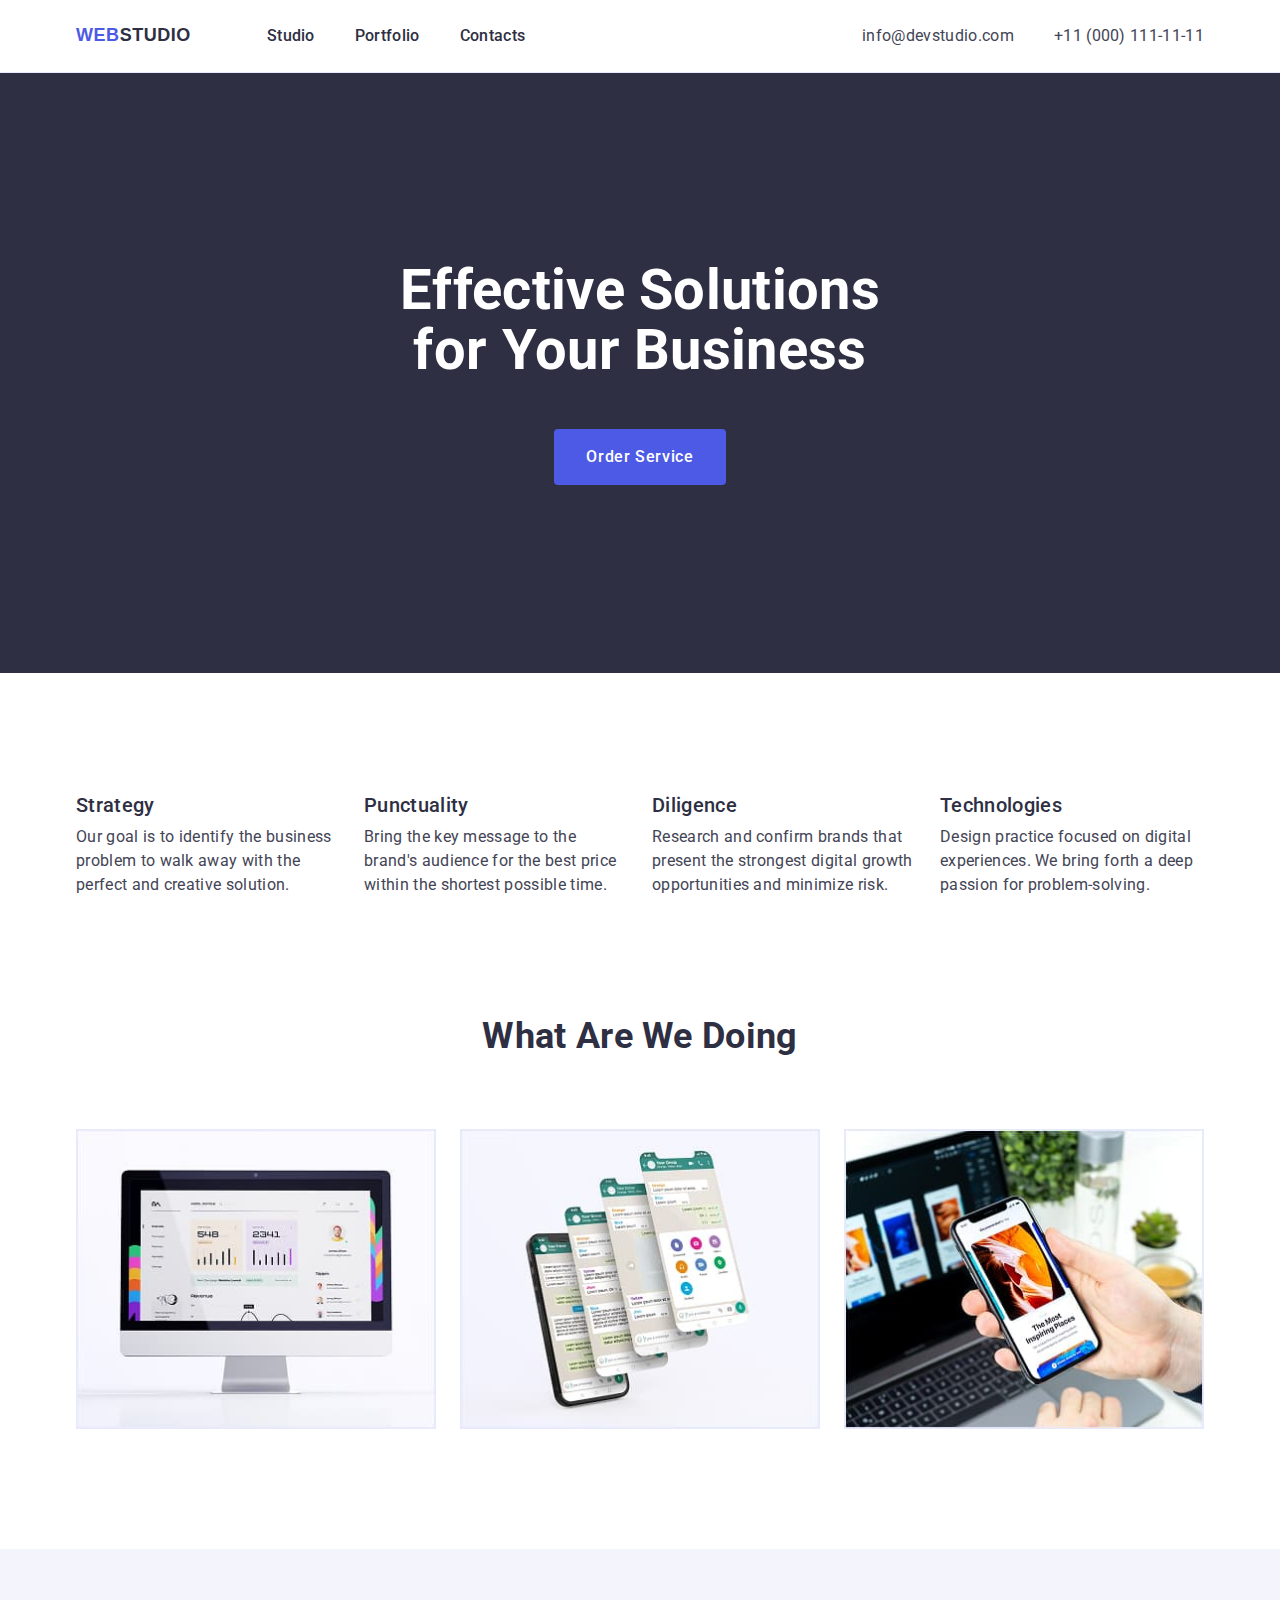
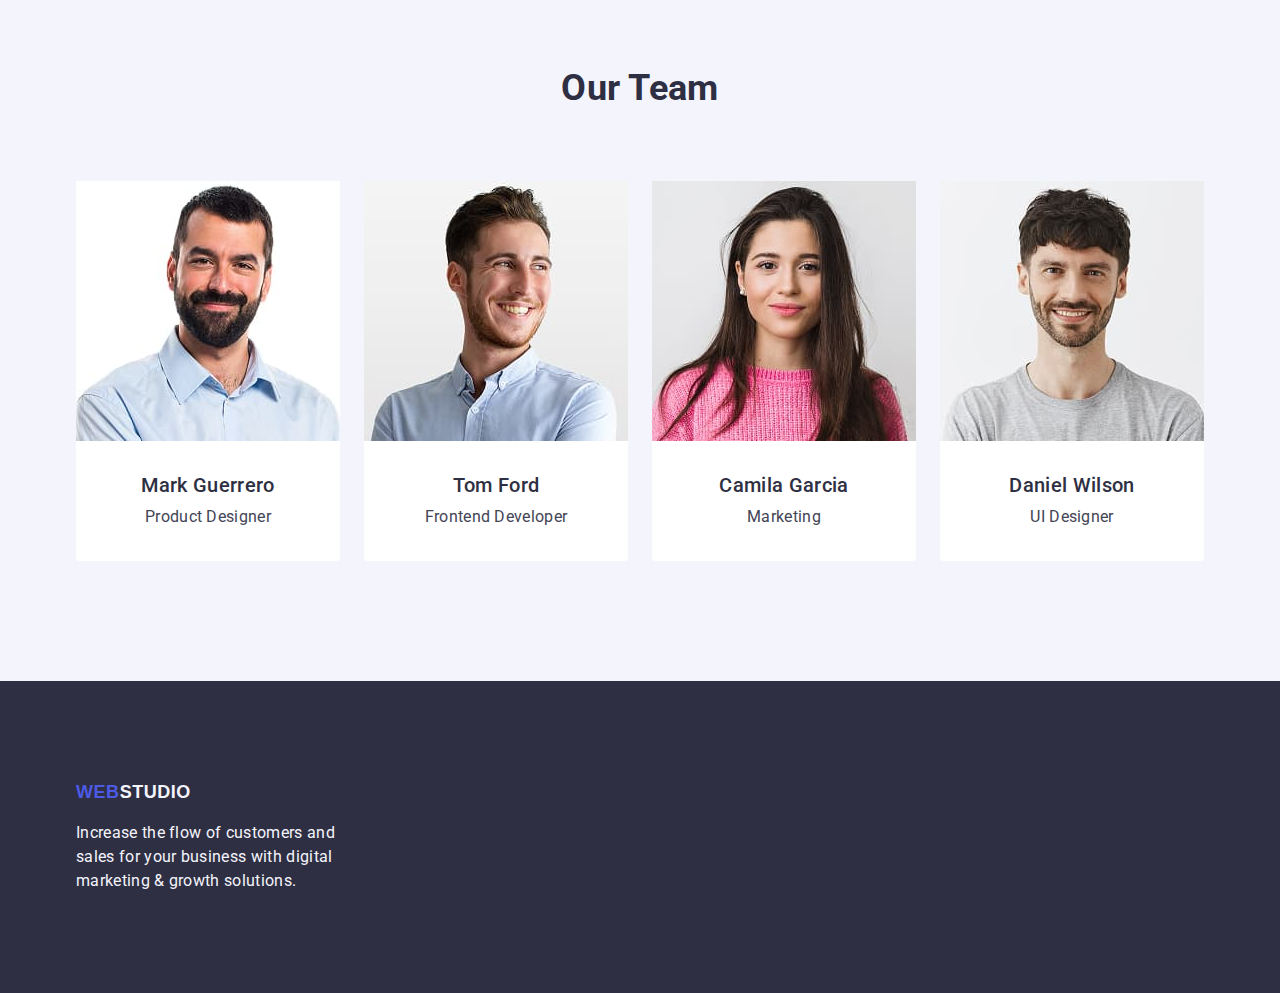
<file: index.html>
<!DOCTYPE html>
<html lang="en">
  <head>
    <meta charset="UTF-8" />
    <meta http-equiv="X-UA-Compatible" content="IE=edge" />
    <meta name="viewport" content="width=device-width, initial-scale=1.0" />
    <title>WebStudio</title>
    <!-- Fonts -->
    <link rel="preconnect" href="https://fonts.googleapis.com" />
    <link rel="preconnect" href="https://fonts.gstatic.com" crossorigin />
    <link
      href="https://fonts.googleapis.com/css2?family=Raleway:ital,wght@0,800;1,800&family=Roboto:ital,wght@0,100..900;1,100..900&display=swap"
      rel="stylesheet"
    />
    <!-- Normalize -->
    <link
      rel="stylesheet"
      href="https://cdn.jsdelivr.net/npm/modern-normalize@3.0.1/modern-normalize.min.css"
    />
    <!-- Custom styles -->
    <link rel="stylesheet" href="./css/styles.css" />
  </head>

  <body class="page">
    <!-- Header section -->
    <header class="header">
      <div class="header-container container">
        <nav class="header-nav">
          <a href="./index.html" class="logo">
            WEB<span class="logo-dark-part">STUDIO</span>
          </a>
          <ul class="header-list">
            <li class="header-item">
              <a href="./index.html" class="header-link">Studio</a>
            </li>
            <li class="header-item">
              <a href="./portfolio.html" class="header-link">Portfolio</a>
            </li>
            <li class="header-item">
              <a href="" class="header-link">Contacts</a>
            </li>
          </ul>
        </nav>
        <address class="header-contacts">
          <ul class="header-contacts-item">
            <li>
              <a href="mailto=info@devstudio.com" class="header-contacts-link"
                >info@devstudio.com</a
              >
            </li>
            <li>
              <a href="tel:+110001111111" class="header-contacts-link"
                >+11 (000) 111-11-11</a
              >
            </li>
          </ul>
        </address>
      </div>
    </header>
    <!-- Main block -->
    <main class="main">
      <!-- Hero section -->
      <section class="section hero">
        <div class="container">
          <h1 class="hero-title">Effective Solutions for Your Business</h1>
          <button type="button" class="hero-button">Order Service</button>
        </div>
      </section>

      <!-- Our advantages -->
      <section class="section advantages">
        <div class="container">
          <h2 hidden class="hidden-element">Our advantages</h2>
          <ul class="advantages-list">
            <li class="advantages-cards">
              <h3 class="subtitle">Strategy</h3>
              <p class="advantages-description">
                Our goal is to identify the business problem to walk away with
                the perfect and creative solution.
              </p>
            </li>
            <li class="advantages-cards">
              <h3 class="subtitle">Punctuality</h3>
              <p class="advantages-description">
                Bring the key message to the brand's audience for the best price
                within the shortest possible time.
              </p>
            </li>
            <li class="advantages-cards">
              <h3 class="subtitle">Diligence</h3>
              <p class="advantages-description">
                Research and confirm brands that present the strongest digital
                growth opportunities and minimize risk.
              </p>
            </li>
            <li class="advantages-cards">
              <h3 class="subtitle">Technologies</h3>
              <p class="advantages-description">
                Design practice focused on digital experiences. We bring forth a
                deep passion for problem-solving.
              </p>
            </li>
          </ul>
        </div>
      </section>

      <!-- What are we doing -->
      <section class="section what-are">
        <div class="container">
          <h2 class="title">What are we doing</h2>
          <ul class="what-list">
            <li class="what-card">
              <img
                class="what-img"
                src="./images/main_what_are_we/img01.jpg"
                alt="Computer"
                height="300"
                width="360"
              />
            </li>
            <li class="what-card">
              <img
                class="what-img"
                src="./images/main_what_are_we/img02.jpg"
                alt="Screens"
                height="300"
                width="360"
              />
            </li>
            <li class="what-card">
              <img
                class="what-img"
                src="./images/main_what_are_we/img03.jpg"
                alt="phone in hand"
                height="300"
                width="360"
              />
            </li>
          </ul>
        </div>
      </section>

      <!-- Our Team -->
      <section class="section team">
        <div class="container">
          <h2 class="title">Our Team</h2>
          <ul class="team-list">
            <li class="team-card">
              <img
                class="team-img"
                src="./images/main_our_team/img01.jpg"
                alt="Mark Guerrero"
                height="260"
                width="264"
              />
              <div class="team-names-container">
                <h3 class="subtitle">Mark Guerrero</h3>
                <p class="team-description">Product Designer</p>
              </div>
            </li>
            <li class="team-card">
              <img
                class="team-img"
                src="./images/main_our_team/img02.jpg"
                alt="Tom Ford"
                height="260"
                width="264"
              />
              <div class="team-names-container">
                <h3 class="subtitle">Tom Ford</h3>
                <p class="team-description">Frontend Developer</p>
              </div>
            </li>
            <li class="team-card">
              <img
                class="team-img"
                src="./images/main_our_team/img03.jpg"
                alt="Camila Garcia"
                height="260"
                width="264"
              />
              <div class="team-names-container">
                <h3 class="subtitle">Camila Garcia</h3>
                <p class="team-description">Marketing</p>
              </div>
            </li>
            <li class="team-card">
              <img
                class="team-img"
                src="./images/main_our_team/img04.jpg"
                alt="Daniel Wilson"
                height="260"
                width="264"
              />
              <div class="team-names-container">
                <h3 class="subtitle">Daniel Wilson</h3>
                <p class="team-description">UI Designer</p>
              </div>
            </li>
          </ul>
        </div>
      </section>
    </main>

    <!-- Footer section -->
    <footer class="footer">
      <div class="container">
        <a href="./index.html" class="logo">
          WEB<span class="logo-light-part">STUDIO</span>
        </a>
        <p class="footer-text">
          Increase the flow of customers and sales for your business with
          digital marketing & growth solutions.
        </p>
      </div>
    </footer>
  </body>
</html>
</file>
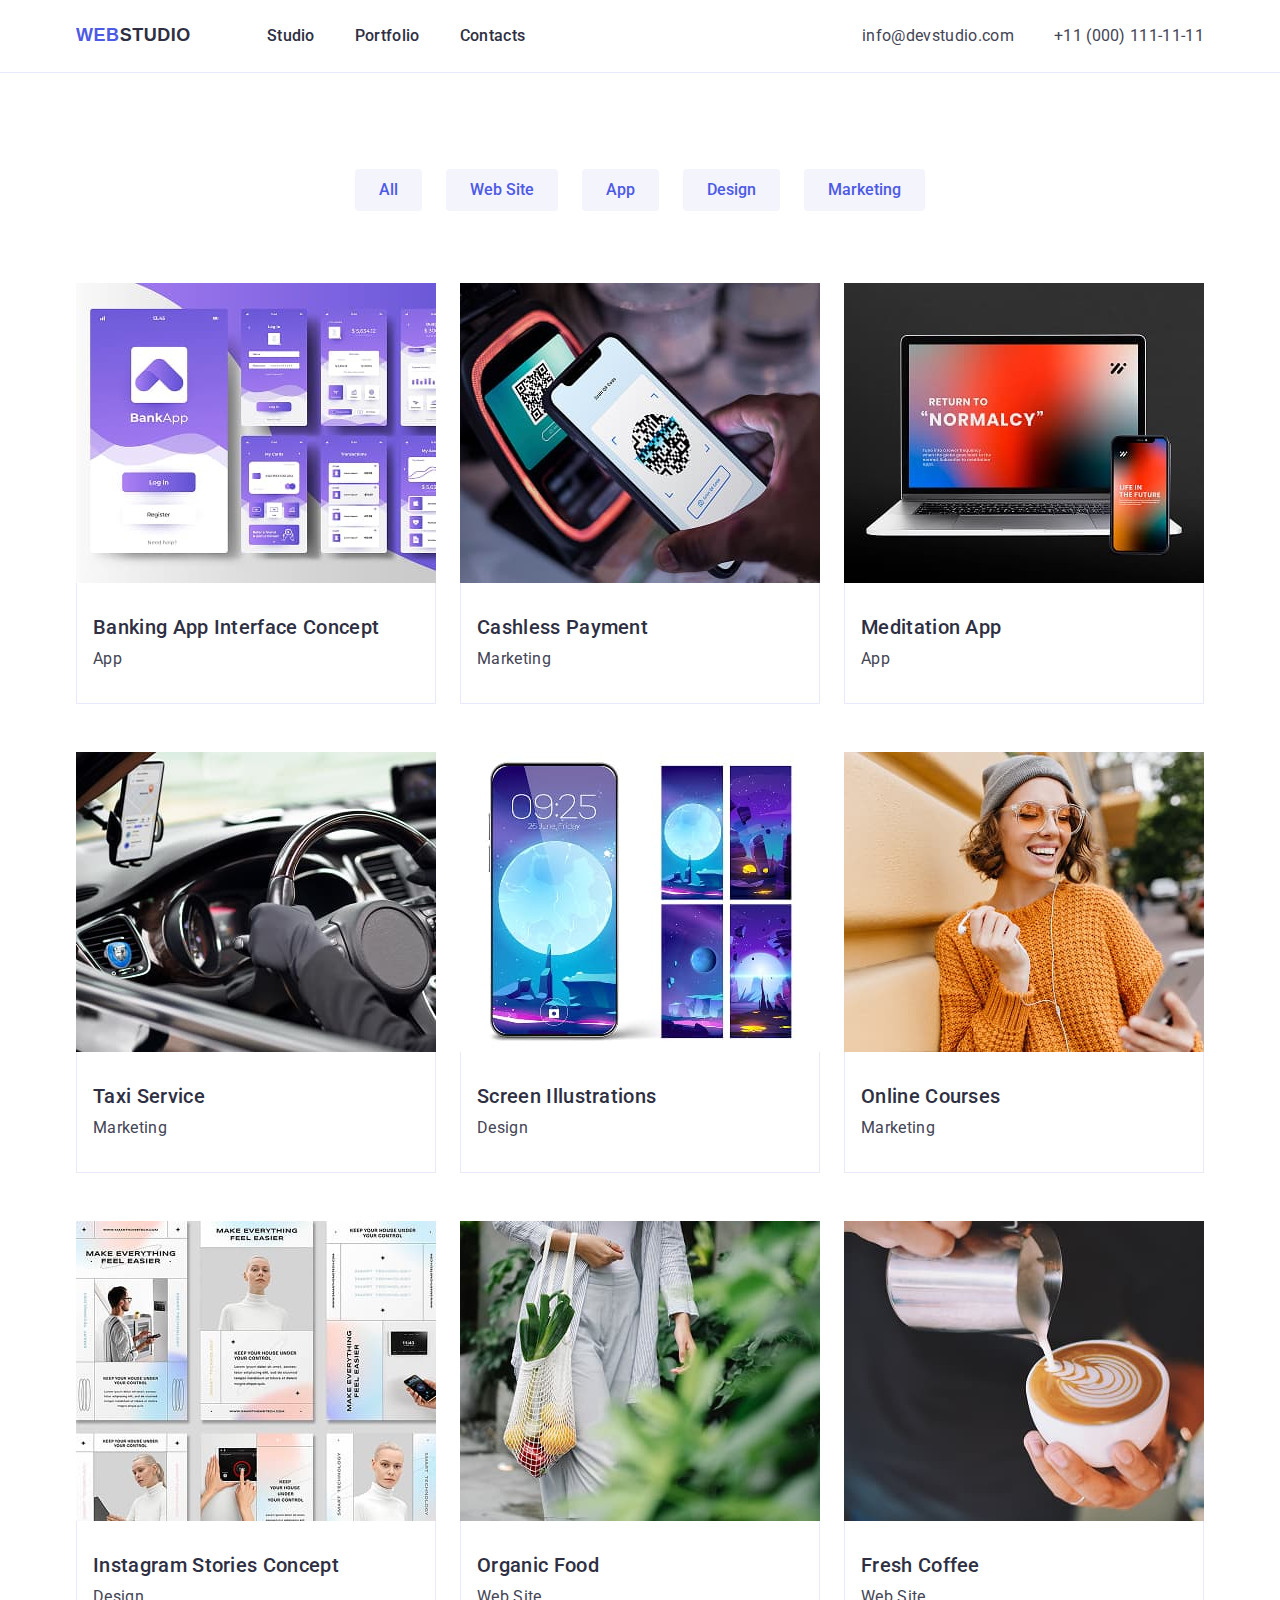
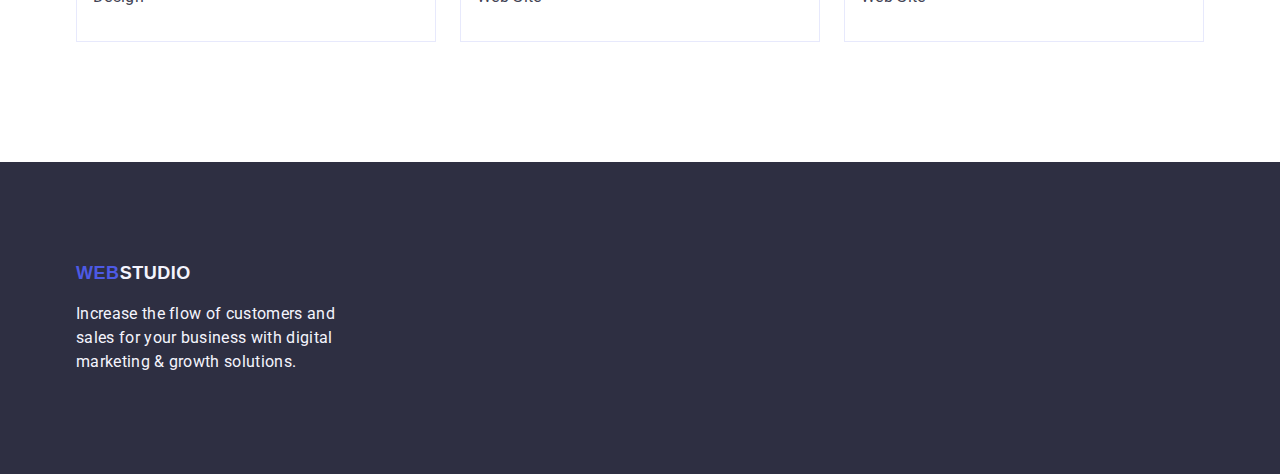
<file: portfolio.html>
<!DOCTYPE html>
<html lang="en">
  <head>
    <meta charset="UTF-8" />
    <meta name="viewport" content="width=device-width, initial-scale=1.0" />
    <title>Portfolio-WebStudio</title>
    <!-- Fonts -->
    <link rel="preconnect" href="https://fonts.googleapis.com" />
    <link rel="preconnect" href="https://fonts.gstatic.com" crossorigin />
    <link
      href="https://fonts.googleapis.com/css2?family=Raleway:ital,wght@0,800;1,800&family=Roboto:ital,wght@0,100..900;1,100..900&display=swap"
      rel="stylesheet"
    />
    <!-- Normalize -->
    <link
      rel="stylesheet"
      href="https://cdn.jsdelivr.net/npm/modern-normalize@3.0.1/modern-normalize.min.css"
    />
    <!-- Custom styles -->
    <link rel="stylesheet" href="./css/styles.css" />
  </head>
  <body>
    <header class="header">
      <div class="header-container container">
        <nav class="header-nav">
          <a href="./index.html" class="logo">
            WEB<span class="logo-dark-part">STUDIO</span>
          </a>
          <ul class="header-list">
            <li class="header-item">
              <a href="./index.html" class="header-link">Studio</a>
            </li>
            <li class="header-item">
              <a href="./portfolio.html" class="header-link">Portfolio</a>
            </li>
            <li class="header-item">
              <a href="" class="header-link">Contacts</a>
            </li>
          </ul>
        </nav>
        <address class="header-contacts">
          <ul class="header-contacts-item">
            <li>
              <a href="mailto=info@devstudio.com" class="header-contacts-link"
                >info@devstudio.com</a
              >
            </li>
            <li>
              <a href="tel:+110001111111" class="header-contacts-link"
                >+11 (000) 111-11-11</a
              >
            </li>
          </ul>
        </address>
      </div>
    </header>

    <main class="main">
      <!--Portfolio -->
      <section class="section portfolio">
        <div class="container">
          <h1 class="hidden-element">Projects</h1>
          <!--Buttons -->
          <ul class="portfolio-list">
            <li class="portfolio-elem">
              <button type="button" class="portfolio-button">All</button>
            </li>
            <li class="portfolio-elem">
              <button type="button" class="portfolio-button">Web Site</button>
            </li>
            <li class="portfolio-elem">
              <button type="button" class="portfolio-button">App</button>
            </li>
            <li class="portfolio-elem">
              <button type="button" class="portfolio-button">Design</button>
            </li>
            <li class="portfolio-elem">
              <button type="button" class="portfolio-button">Marketing</button>
            </li>
          </ul>
          <!--Projects -->
          <ul class="portf-projects-list">
            <li class="portf-projects-cards">
              <a href="" class="portf-projects-link">
                <img
                  class="portf-projects-img"
                  src="./images/portfolio_main_projects/img_project01.jpg"
                  alt="Banking App Interface Concept"
                  height="300"
                  width="360"
                />
                <div class="container-projects-desc">
                  <h2 class="subtitle">Banking App Interface Concept</h2>
                  <p class="portf-projects-desc">App</p>
                </div>
              </a>
            </li>
            <li class="portf-projects-cards">
              <a href="" class="portf-projects-link">
                <img
                  class="portf-projects-img"
                  src="./images/portfolio_main_projects/img_project02.jpg"
                  alt="Cashless Payment"
                  height="300"
                  width="360"
                />
                <div class="container-projects-desc">
                  <h2 class="subtitle">Cashless Payment</h2>
                  <p class="portf-projects-desc">Marketing</p>
                </div>
              </a>
            </li>
            <li class="portf-projects-cards">
              <a href="" class="portf-projects-link">
                <img
                  class="portf-projects-img"
                  src="./images/portfolio_main_projects/img_project03.jpg"
                  alt="Meditation App"
                  height="300"
                  width="360"
                />
                <div class="container-projects-desc">
                  <h2 class="subtitle">Meditation App</h2>
                  <p class="portf-projects-desc">App</p>
                </div>
              </a>
            </li>
            <li class="portf-projects-cards">
              <a href="" class="portf-projects-link">
                <img
                  class="portf-projects-img"
                  src="./images/portfolio_main_projects/img_project04.jpg"
                  alt="Taxi Service"
                  height="300"
                  width="360"
                />
                <div class="container-projects-desc">
                  <h2 class="subtitle">Taxi Service</h2>
                  <p class="portf-projects-desc">Marketing</p>
                </div>
              </a>
            </li>
            <li class="portf-projects-cards">
              <a href="" class="portf-projects-link">
                <img
                  class="portf-projects-img"
                  src="./images/portfolio_main_projects/img_project05.jpg"
                  alt="Screen Illustrations"
                  height="300"
                  width="360"
                />
                <div class="container-projects-desc">
                  <h2 class="subtitle">Screen Illustrations</h2>
                  <p class="portf-projects-desc">Design</p>
                </div>
              </a>
            </li>
            <li class="portf-projects-cards">
              <a href="" class="portf-projects-link">
                <img
                  class="portf-projects-img"
                  src="./images/portfolio_main_projects/img_project06.jpg"
                  alt="Online Courses"
                  height="300"
                  width="360"
                />
                <div class="container-projects-desc">
                  <h2 class="subtitle">Online Courses</h2>
                  <p class="portf-projects-desc">Marketing</p>
                </div>
              </a>
            </li>
            <li class="portf-projects-cards">
              <a href="" class="portf-projects-link">
                <img
                  class="portf-projects-img"
                  src="./images/portfolio_main_projects/img_project07.jpg"
                  alt="Instagram Stories Concept"
                  height="300"
                  width="360"
                />
                <div class="container-projects-desc">
                  <h2 class="subtitle">Instagram Stories Concept</h2>
                  <p class="portf-projects-desc">Design</p>
                </div>
              </a>
            </li>
            <li class="portf-projects-cards">
              <a href="" class="portf-projects-link">
                <img
                  class="portf-projects-img"
                  src="./images/portfolio_main_projects/img_project08.jpg"
                  alt="Organic Food"
                  height="300"
                  width="360"
                />
                <div class="container-projects-desc">
                  <h2 class="subtitle">Organic Food</h2>
                  <p class="portf-projects-desc">Web Site</p>
                </div>
              </a>
            </li>
            <li class="portf-projects-cards">
              <a href="" class="portf-projects-link">
                <img
                  class="portf-projects-img"
                  src="./images/portfolio_main_projects/img_project09.jpg"
                  alt="Fresh Coffee"
                  height="300"
                  width="360"
                />
                <div class="container-projects-desc">
                  <h2 class="subtitle">Fresh Coffee</h2>
                  <p class="portf-projects-desc">Web Site</p>
                </div>
              </a>
            </li>
          </ul>
        </div>
      </section>
    </main>

    <footer class="footer">
      <div class="container">
        <a href="./index.html" class="logo">
          WEB<span class="logo-light-part">STUDIO</span>
        </a>
        <p class="footer-text">
          Increase the flow of customers and sales for your business with
          digital marketing & growth solutions.
        </p>
      </div>
    </footer>
  </body>
</html>
</file>
<file: css/styles.css>
:root {
--primary-cl: #4d5ae5;
--primary-active-cl: #404bbf;
--main-dark-cl: #2E2F42;
--success-cl: #31D0AA;
--tx-main:#434455;
--tx-subtle: #8E8F99;
--accent-light-cl: #E7E9FC;
--light-cl: #F4F4FD;
--modal-overlay-cl: #2E2F42;
--bg-hero: #2E2F42;
--main-light: #FFFFFF;
--bg-modal: #FCFCFC;

}

/**
  |============================
  | Common styles
  |============================
*/
body {
font-family: Roboto, sans-serif;
letter-spacing: 0.02em;
font-size: 16px;
line-height: 1.5;
color: var(--tx-main);
}

ul, ol {
    list-style: none;
    margin: 0;
    padding: 0;
}

h1,
h2,
h3,
h4,
h5,
h6,
p {
  margin: 0;
}

a {
text-decoration: none;
color: currentColor
}
button {
    font-family: inherit;
    cursor: pointer;
}
address {
    font-style: normal;
}

img {
  display: block;
  max-width: 100%;
}

/**
  |============================
  | Base styles
  |============================
*/

.container{
margin-right: auto;
margin-left: auto;
max-width: 1158px;
padding-left: 15px;
padding-right: 15px;
}

.section {
padding-top: 120px;
padding-bottom: 120px;
}

.title {
  font-weight: 700;
  font-size: 36px;
  line-height: 1.11;
  text-transform: capitalize;
  text-align: center;
  color: var(--main-dark-cl);
  margin-bottom: 72px;
}

.subtitle {
  font-weight: 500;
  font-size: 20px;
  line-height: 1.2;
  color: var(--main-dark-cl);
  margin-bottom: 8px;
}

.page {}

.main {}

.hidden-element {
  position: absolute;
  width: 1px;
  height: 1px;
  margin: -1px;
  bottom: 0;
  padding: 0;
  white-space: nowrap;
  clip-path: inset(100%);
  clip: rect(0 0 0 0);
  overflow: hidden;

}

/**
  |============================
  | Logo styles
  |============================
*/
.logo {
  font-family: "Ralewey", sans-serif;
  font-weight: 800;
  font-size: 18px;
  line-height: 1.17;
  letter-spacing: 0.03em;
  text-transform: uppercase;
  color: var(--primary-cl);
}

.logo-dark-part {
  color: var(--main-dark-cl);
}

.logo-light-part{
  color: var(--light-cl);
}

/**
  |============================
  | Header styles
  |============================
*/

.header {
  border-bottom: 1px solid var(--accent-light-cl);
}
.header-container{
display: flex;
align-items: center;
justify-content: space-between;
}
.header-nav {
  display: flex;
  align-items: center;
}

.header-list {
  display: flex;
  align-items: center;
  gap: 40px;
  margin-left: 76px;
}

.header-item {
  
}

.header-link {
  font-weight: 500;
  color: var(--main-dark-cl);
  padding-top: 24px;
  padding-bottom: 24px;
  display: block;
}

.header-link:hover, .header-link:focus{
color: var(--primary-active-cl);
}

.header-contacts {

}

.header-contacts-item {
  display: flex;
  align-items: center;
  gap: 40px;
}

.header-contacts-link {
  color: var(--tx-main);
  padding-top: 24px;
  padding-bottom: 24px;
  display: block;
}

.header-contacts-link:hover, .header-contacts-link:focus {
  color: var(--primary-active-cl);
}


/* Index styles */

/**
  |============================
  | Hero section styles
  |============================
*/

.hero {
  background-color: var(--main-dark-cl);
  padding-top: 188px ;
  padding-bottom: 188px;
}

.hero-container{
display: flex;
flex-direction: column;
align-items: center;
gap: 48px;
}

.hero-title {
  font-weight: 700;
  font-size: 56px;
  line-height: 1.07;
  text-align: center;
  color: var(--main-light);
  margin: 0 auto 48px auto;

  width: 496px;
}

.hero-button {
  background-color: var(--primary-cl);
  border-radius: 4px;
  border: none;
  height: 56px;
  padding: 16px 32px;
  display: block;
  margin: 0 auto;

  font-family: var(--font-family);
  font-weight: 500;
  line-height: 1.5;
  letter-spacing: 0.04em;
  color: var(--main-light);
  text-align: center;
}

.hero-button:hover, .hero-button:focus {
  background-color: var(--primary-active-cl);
}

/**
  |============================
  | Our advantages
  |============================
*/

.advantages {
  padding-bottom: 60px;
}

.advantages-list {
  display: flex;
  gap: 24px;
}

.advantages-cards {
  width: calc((100% - 3 * 24px) / 4);
}

.advantages-description {}

/**
  |============================
  | What are we doing
  |============================
*/

.what-are {
  padding-top: 60px;
}

.what-list {
  display: flex;
  gap: 24px;
}

.what-card {}

.what-img {
  border: 1px solid var(--accent-light-cl);
}

/**
  |============================
  | Our team 
  |============================
*/

.team {
  background-color: var(--light-cl);
}

.team-list {
  display: flex;
  gap: 24px;

}

.team-card {
  background-color: var(--main-light);
  border-radius: 0px 0px 4px 4px;
  width: calc((100% - 3 * 24px) / 4);
}

.team-img {

}

.team-names-container{
display: flex;
align-items: center;
flex-direction: column;
justify-content: center;
padding: 32px 16px;
}

.team-description {}

/**
  |============================
  | Footer 
  |============================
*/
.footer {
  background-color: var(--main-dark-cl);
  padding-top: 100px;
  padding-bottom: 100px;

}

.footer-text {
  color: var(--light-cl);
  width: 264px;
  margin-top: 16px;
}


/* Portfolio styles */

/**
  |============================
  | Portfolio section
  |============================
*/

 .portfolio {
  padding-top: 96px;
 }

 .portfolio-list {
  display: flex;
  align-items: center;
  justify-content: center;
  gap: 24px;

  margin-bottom: 72px;
 }

 .portfolio-elem {}

 .portfolio-button {
  background-color: var(--light-cl);
  border-radius: 4px;
  padding: 12px 24px;
  border: none;

  color: var(--primary-cl);
  text-align: center;
  font-weight: 500;
 }

 .portfolio-button:hover, .portfolio-button:focus {
  background-color: var(--primary-active-cl);
  color: var(--main-light);
  border: 1px solid var(--accent-light-cl);
 }

 .portf-projects-list {
  display: flex;
  flex-wrap: wrap;
  column-gap: 24px;
  row-gap: 48px;
 }

 .portf-projects-cards {
  width: calc((100% - 2 * 24px) / 3);
 }

 .portf-projects-link {}

 .portf-projects-img {

 }

 .portf-projects-desc {}

 .container-projects-desc{
  padding: 32px 16px;
  border-left: 1px solid var(--accent-light-cl);
  border-right: 1px solid var(--accent-light-cl);
  border-bottom: 1px solid var(--accent-light-cl);
 }
</file>
